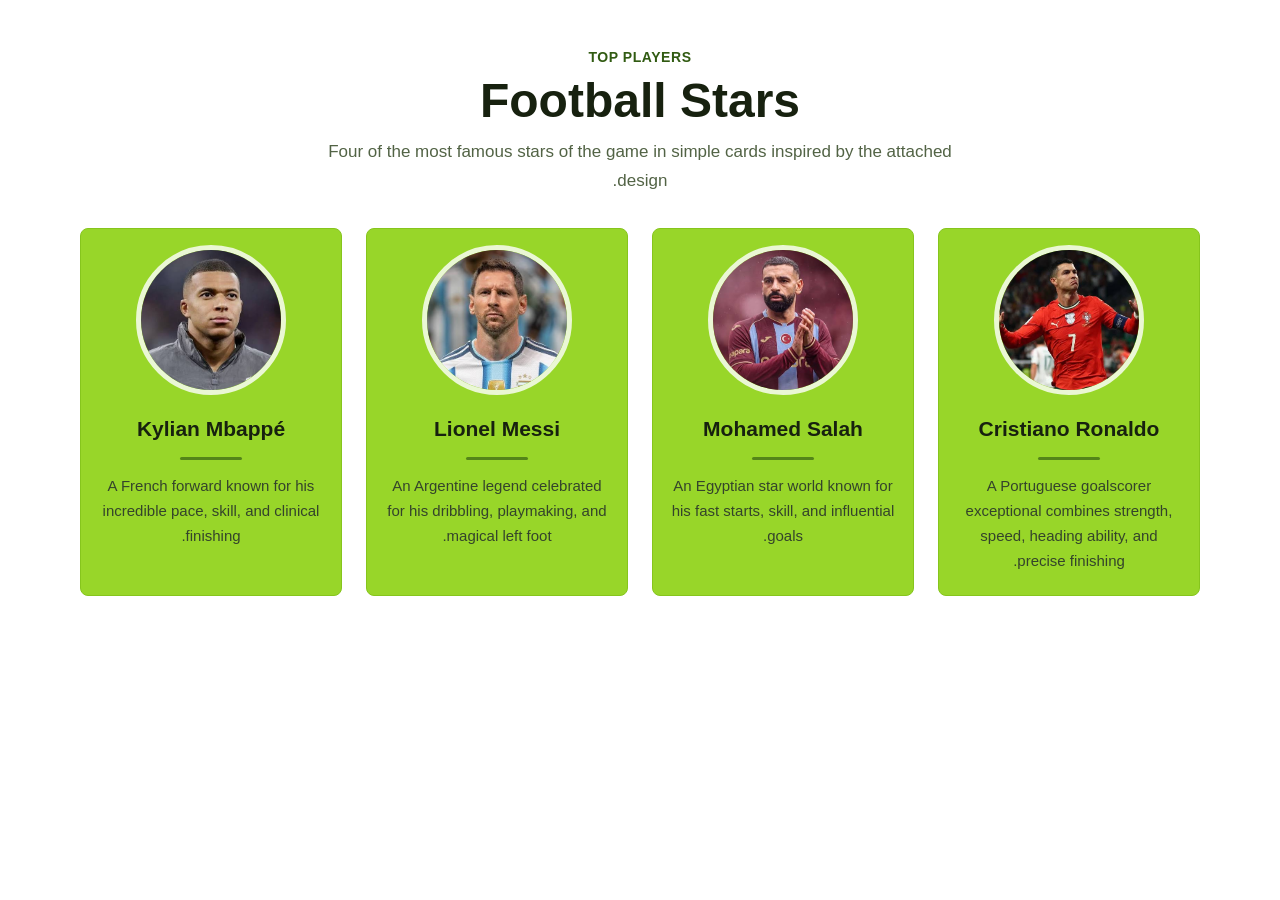
<file: seesion_2/index.html>
<!DOCTYPE html>
<html lang="ar" dir="rtl">
<head>
  <meta charset="UTF-8">
  <meta name="viewport" content="width=device-width, initial-scale=1.0">
  <title>Football Stars</title>
  <link rel="stylesheet" href="style.css">
</head>
<body>
  <main class="page-shell">
    <header class="hero">
      <span class="eyebrow">TOP PLAYERS</span>
      <h1>Football Stars</h1>
      <p>Four of the most famous stars of the game in simple cards inspired by the attached design.</p>
    </header>

    <section class="players-grid" aria-label="Players Cards">
      <article class="player-card">
        <img src="images/mbappe.jpg" alt="Kylian Mbappé" class="player-photo">
        <h2>Kylian Mbappé</h2>
        <span class="divider" aria-hidden="true"></span>
        <p>A French forward known for his incredible pace, skill, and clinical finishing.</p>
      </article>

      <article class="player-card">
        <img src="images/messi.jpg" alt="Lionel Messi" class="player-photo">
        <h2>Lionel Messi</h2>
        <span class="divider" aria-hidden="true"></span>
        <p>An Argentine legend celebrated for his dribbling, playmaking, and magical left foot.</p>
      </article>

      <article class="player-card">
        <img src="images/salah.jpg" alt="Mohamed Salah" class="player-photo">
        <h2>Mohamed Salah</h2>
        <span class="divider" aria-hidden="true"></span>
        <p>An Egyptian star world known for his fast starts, skill, and influential goals.</p>
      </article>

      <article class="player-card">
        <img src="images/cristiano-ronaldo.jpg" alt="Cristiano Ronaldo" class="player-photo">
        <h2>Cristiano Ronaldo</h2>
        <span class="divider" aria-hidden="true"></span>
        <p>A Portuguese goalscorer exceptional combines strength, speed, heading ability, and precise finishing.</p>
      </article>
    </section>
  </main>
</body>
</html>
</file>
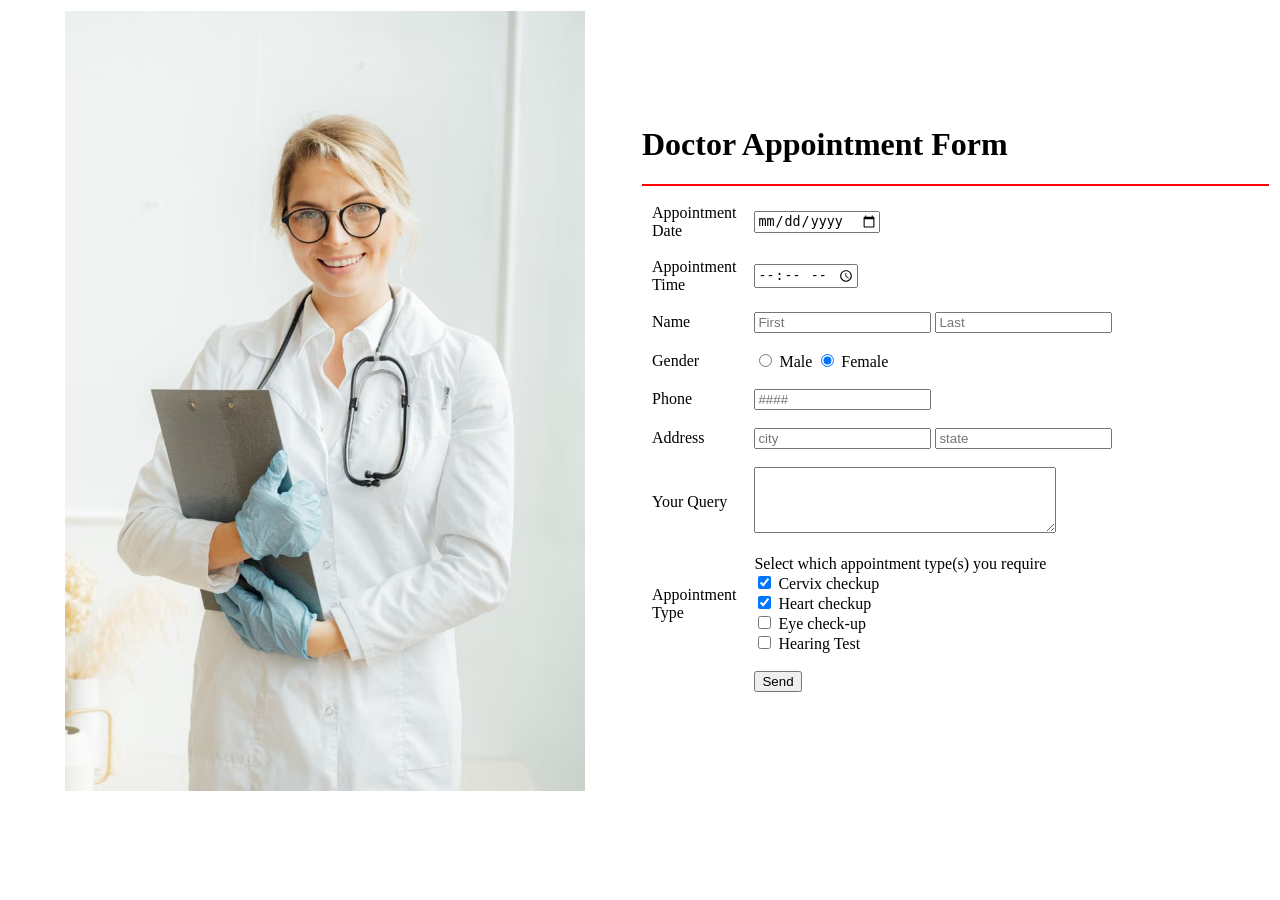
<file: Task_1/index.html>
<!DOCTYPE html>
<html lang="en">

<head>
<meta charset="UTF-8">
</head>

<body>

<table width="100%">
<tr>

<td width="50%" align="center">
<img src="/seesion_1/task_1/images/22.jpeg" width="520" alt="Doctor">
</td>

<td>
<h1>Doctor Appointment Form</h1>

<hr color="red">

<form>

  <table cellpadding="8">

      <tr>
          <td>Appointment<br>Date</td>
          <td>
              <input type="date">
          </td>
      </tr>

      <tr>
          <td>Appointment<br>Time</td>
          <td>
              <input type="time">
          </td>
      </tr>

      <tr>
          <td>Name</td>
          <td>
              <input type="text" placeholder="First">
              <input type="text" placeholder="Last">
          </td>
      </tr>

      <tr>
          <td>Gender</td>
          <td>
              <input type="radio" name="gender">
              Male

              <input type="radio" name="gender" checked>
              Female
          </td>
      </tr>

      <tr>
          <td>Phone</td>
          <td>
              <input type="text" placeholder="####">
          </td>
      </tr>

      <tr>
          <td>Address</td>
          <td>
              <input type="text" placeholder="city">
              <input type="text" placeholder="state">
          </td>
      </tr>

      <tr>
          <td>Your Query</td>
          <td>
              <textarea rows="4" cols="35"></textarea>
          </td>
      </tr>

      <tr>
          <td>Appointment<br>Type</td>
          <td>
              Select which appointment type(s) you require
              <br>

              <input type="checkbox" checked>
              Cervix checkup
              <br>

              <input type="checkbox" checked>
              Heart checkup
              <br>

              <input type="checkbox">
              Eye check-up
              <br>

              <input type="checkbox">
              Hearing Test
          </td>
      </tr>

      <tr>
          <td></td>
          <td>
              <input type="submit" value="Send">
          </td>
      </tr>

  </table>

</form>

</td>

</tr>
</table>

</body>
</html>
</file>
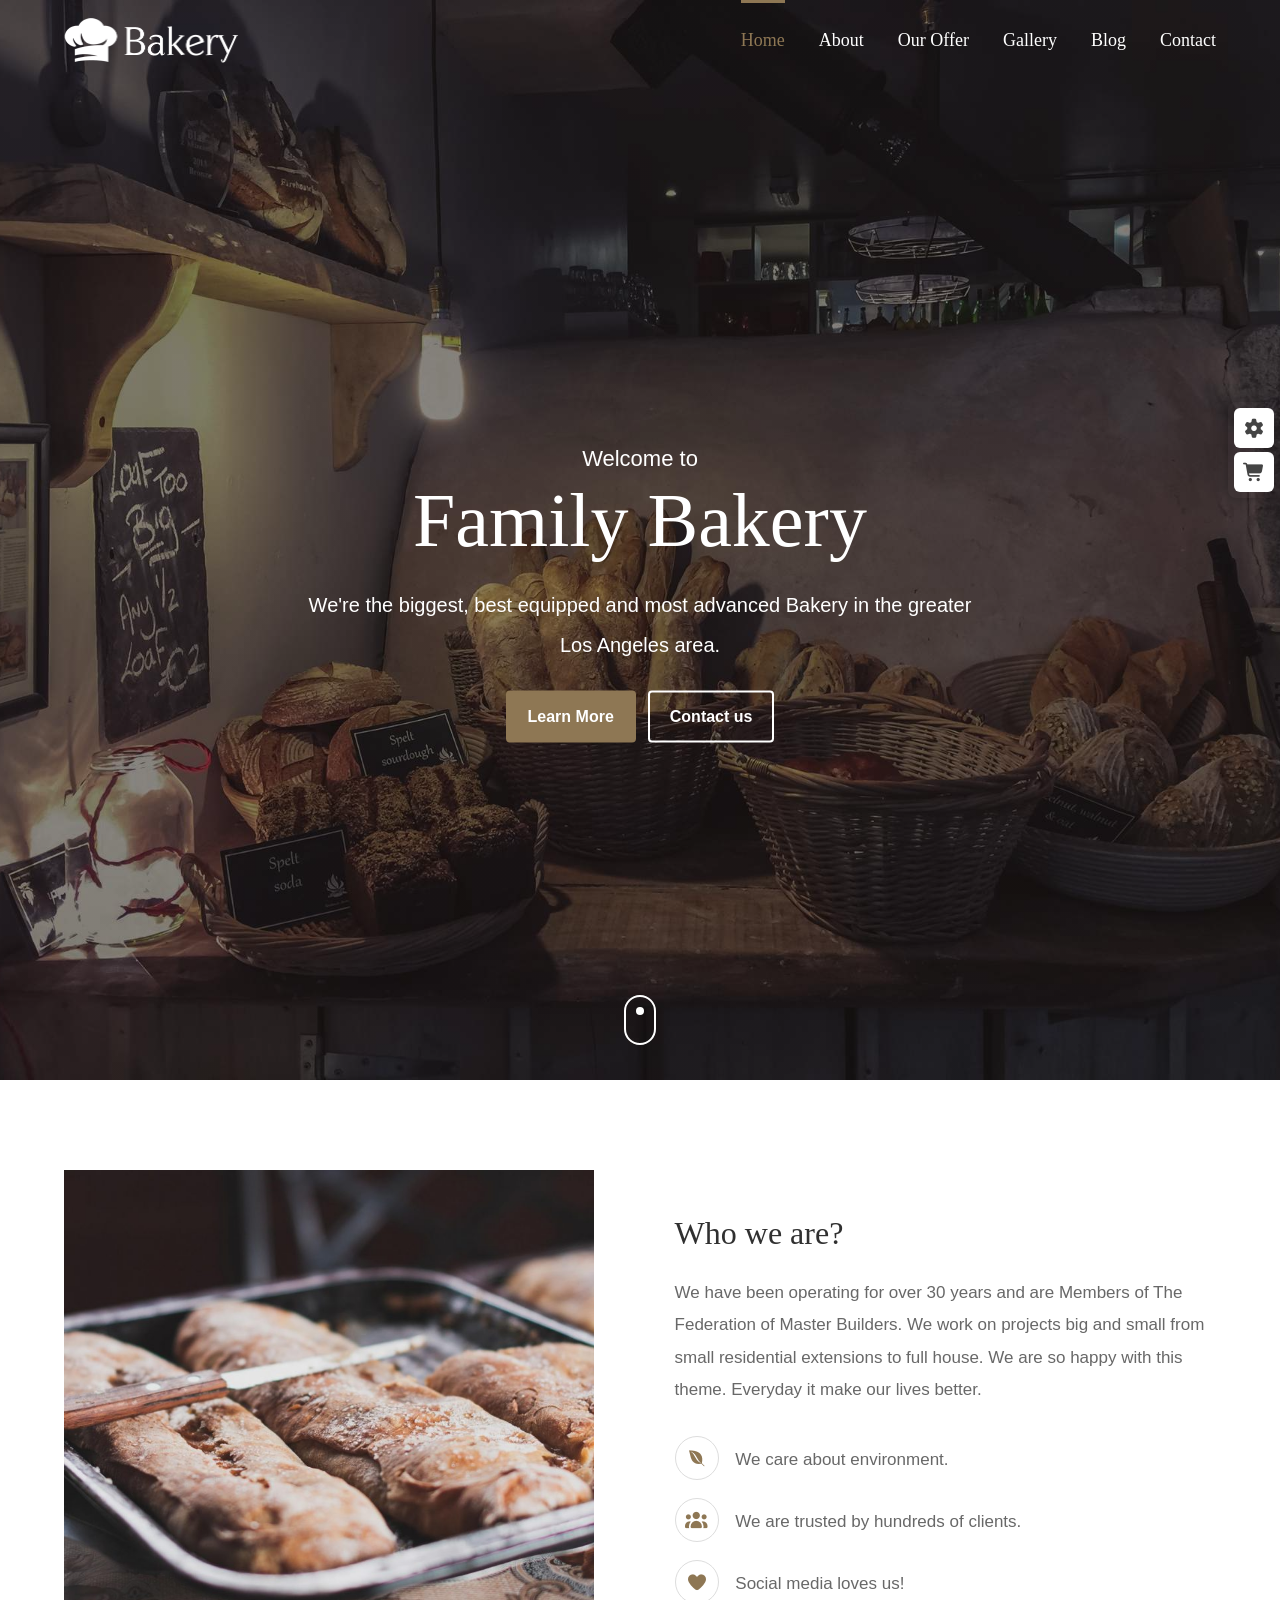
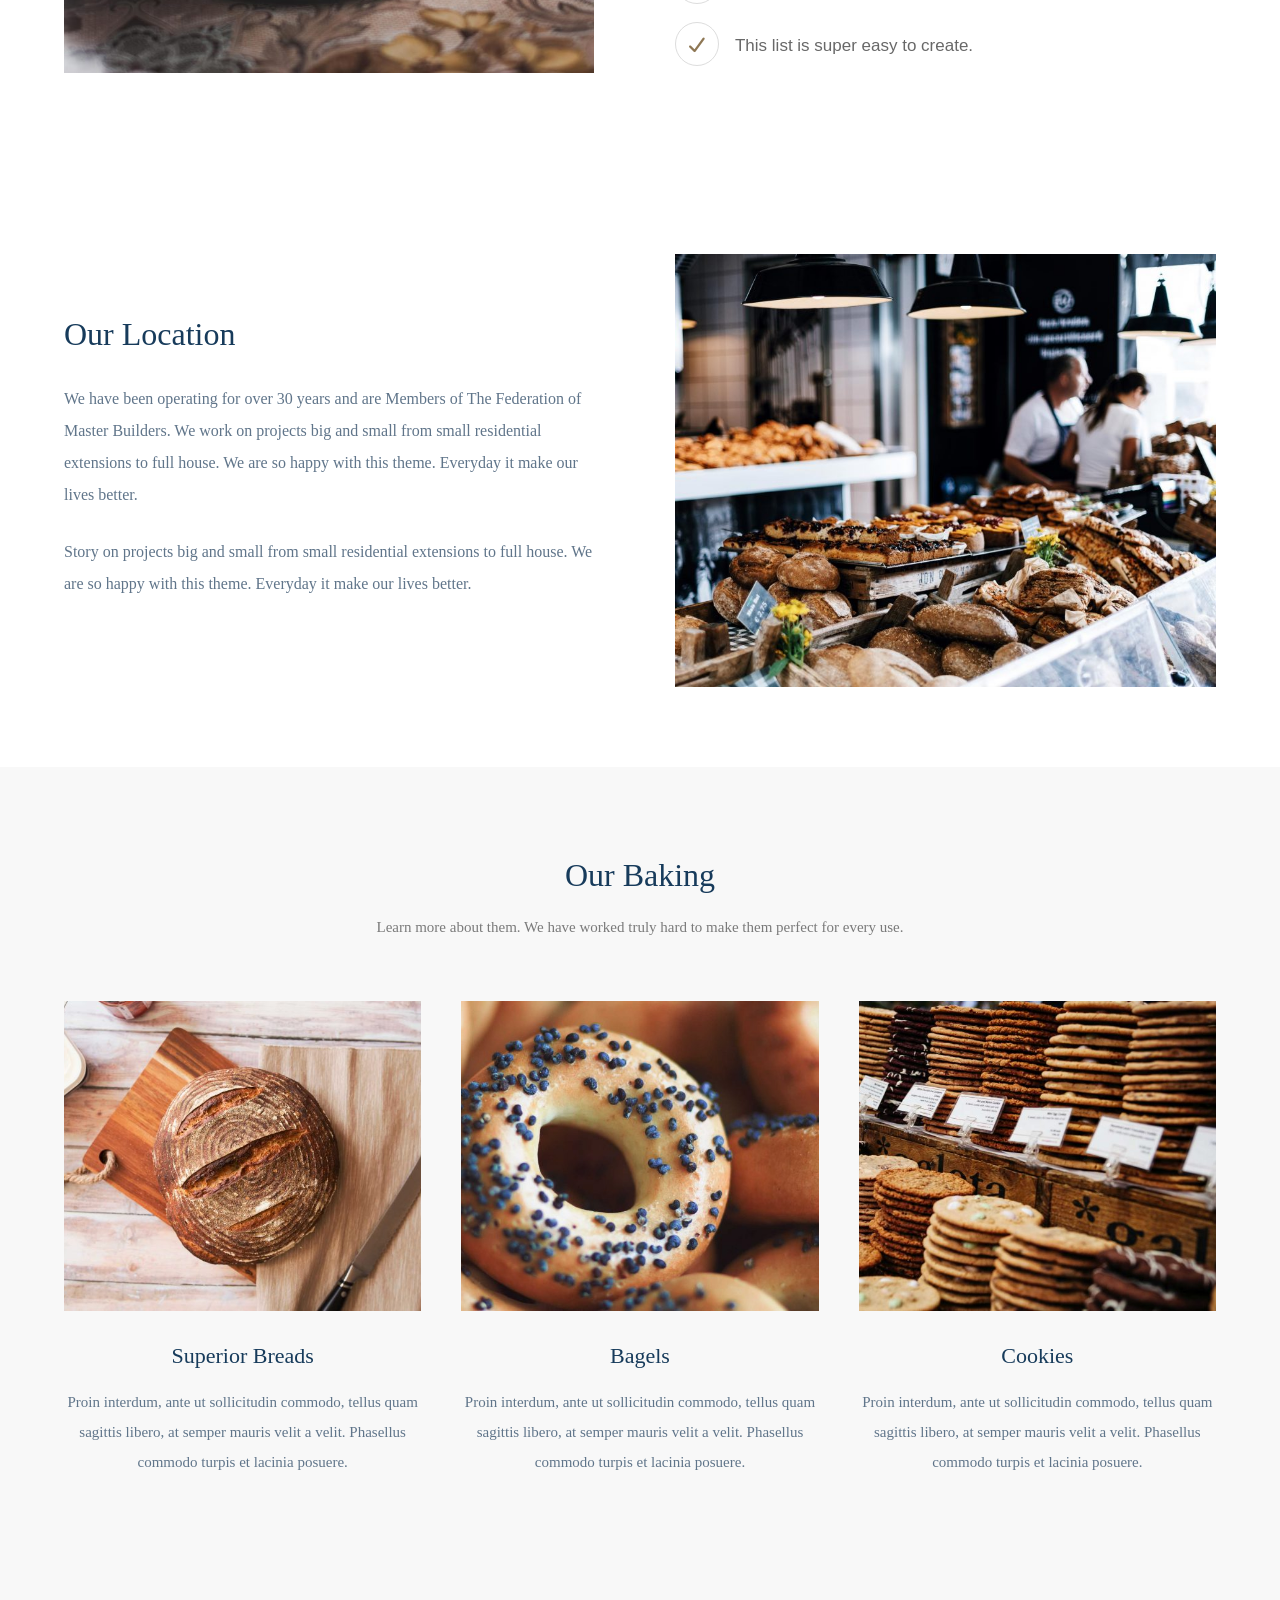
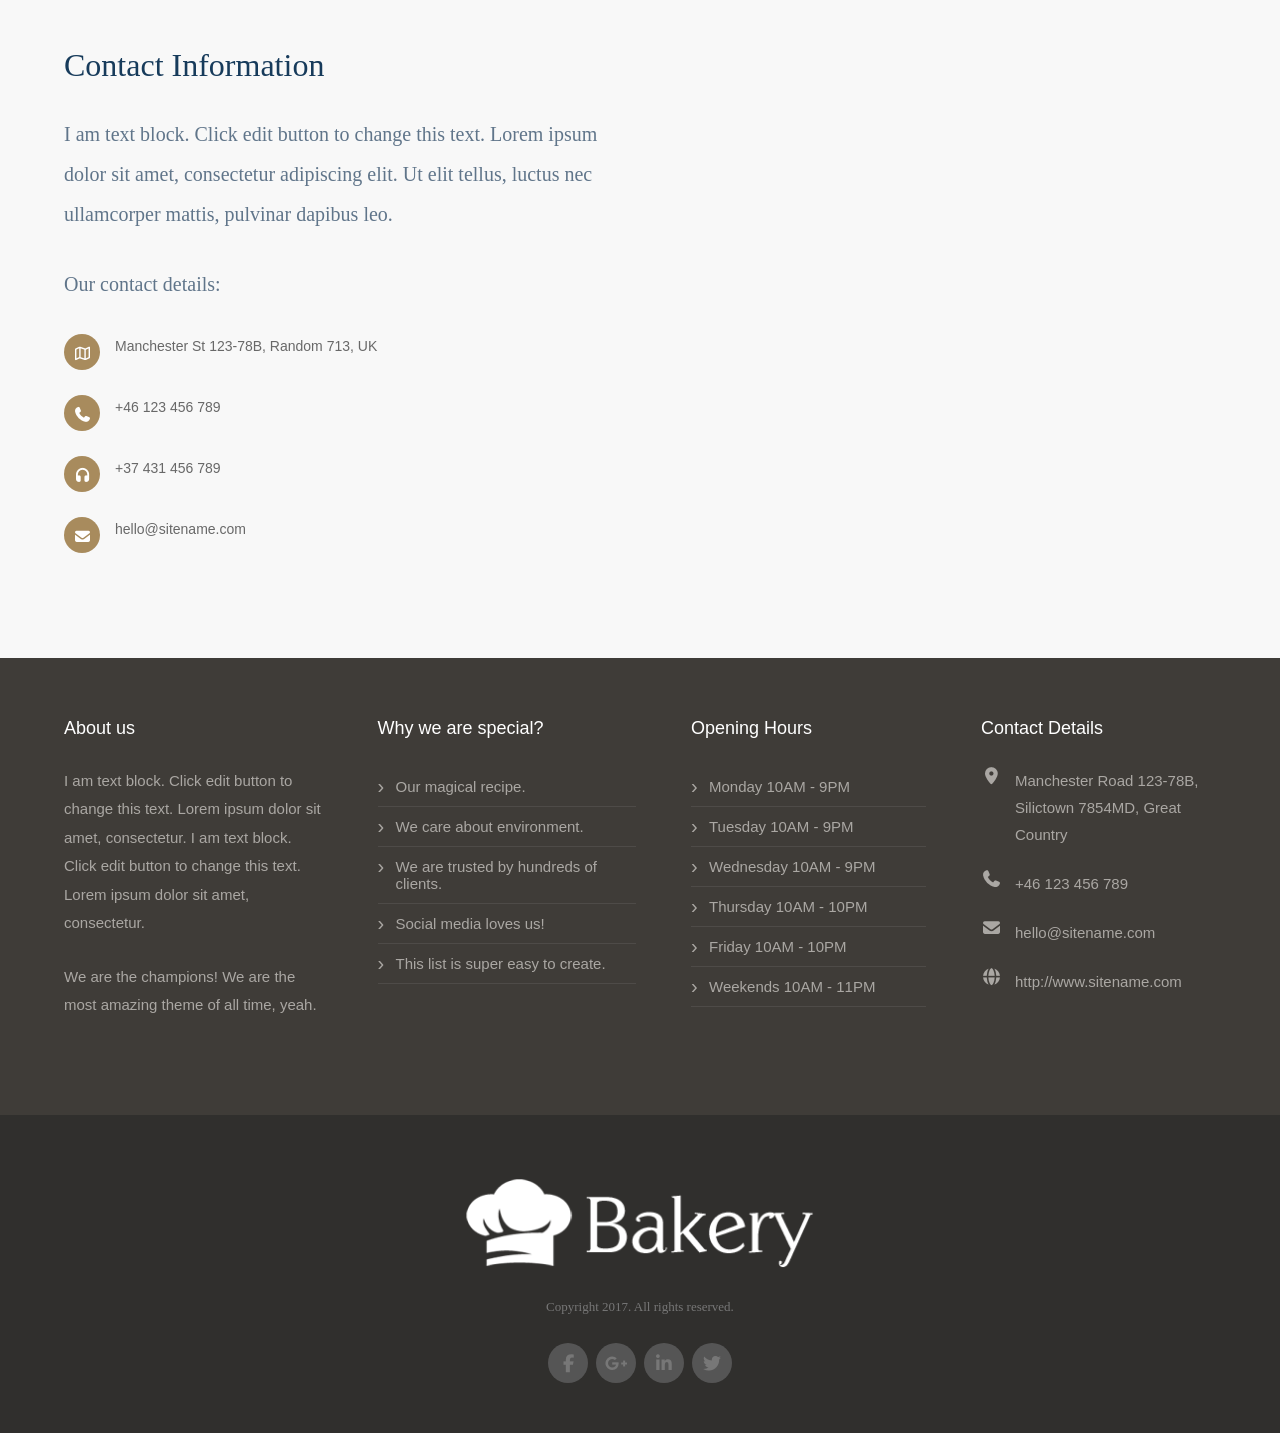
<file: Task_4/index.html>
<!DOCTYPE html>
<html lang="en">

<head>
    <meta charset="UTF-8">
    <meta name="viewport" content="width=device-width, initial-scale=1.0">
    <title>Bakery</title>
    <link rel="stylesheet" href="css/all.min.css">
    <link rel="stylesheet" href="css/style.css">
</head>

<body>
    <!---Navbar/logo----->
    <!-- Fixed Floating Widget -->
    <div class="floating-widget">
        <button class="widget-btn" title="Settings">
            <i class="fa-solid fa-gear"></i>
        </button>
        <button class="widget-btn" title="Cart">
            <i class="fa-solid fa-cart-shopping"></i>
        </button>
    </div>

    <div class="navbar">
        <div class="container">
            <div class="logo">
                <img src="img/logo white.png" class="logo-light" alt="Bakery Logo">
                <img src="img/logo black.png" class="logo-dark" alt="Bakery Logo">
            </div>
            <input type="checkbox" id="menu-toggle" class="menu-toggle">
            <label for="menu-toggle" class="menu-button" aria-label="Open menu">
                <i class="fa-solid fa-bars menu-bars"></i>
                <i class="fa-solid fa-xmark menu-close"></i>
            </label>
            <div class="nav-links">
                <ul>
                    <li><a href="#home">Home</a></li>
                    <li><a href="#about">About</a></li>
                    <li><a href="#offer">Our Offer</a></li>
                    <li><a href="#gallery">Gallery</a></li>
                    <li><a href="#blog">Blog</a></li>
                    <li><a href="#contact">Contact</a></li>
                </ul>
            </div>
        </div>
    </div>

    <!-- Home/Mouse -->
    <section class="home" id="home">
        <div class="home-content">
            <p class="welcome">Welcome to</p>
            <h1>Family Bakery</h1>
            <p class="description">
                We're the biggest, best equipped and most advanced Bakery in the greater
                <br>Los Angeles area.
            </p>
            <div class="buttons">
                <a href="#" class="btn btn-brown">Learn More</a>
                <a href="#" class="btn btn-transparent">Contact us</a>
            </div>
        </div>

        <div class="mouse"> <span></span>
        </div>
    </section>

    <!-- About -->
    <section class="about" id="about">
        <div class="container">
            <div class="about-img">
                <img src="img/about.jpg" alt="Bakery bread">
            </div>
            <div class="about-content">
                <h2>Who we are?</h2>
                <p>
                    We have been operating for over 30 years and are Members of The Federation of
                    Master Builders. We work on projects big and small from small residential extensions
                    to full house. We are so happy with this theme. Everyday it make our lives better.
                </p>

                <ul class="about-list">
                    <li>
                        <span class="icon">
                            <i class="fa-brands fa-envira"></i></span>
                        <span>We care about environment.</span>
                    </li>

                    <li><span class="icon">
                            <i class="fa-solid fa-users"></i></span>
                        <span>We are trusted by hundreds of clients.</span>
                    </li>

                    <li><span class="icon">
                            <i class="fa-solid fa-heart"></i></span>
                        <span>Social media loves us!</span>
                    </li>
                    <li><span class="icon">
                            <i class="fa-solid fa-check"></i></span>
                        <span>This list is super easy to create.</span>
                    </li>
                </ul>
            </div>
            <div class="clear-fix"></div>
        </div>
    </section>

    <section class="location">
        <div class="location-container">
            <div class="location-text">
                <h2>Our Location</h2>
                <p>
                    We have been operating for over 30 years and are Members of
                    The Federation of Master Builders. We work on projects big and
                    small from small residential extensions to full house.
                    We are so happy with this theme. Everyday it make our lives better.
                </p>

                <p>
                    Story on projects big and small from small residential extensions
                    to full house. We are so happy with this theme.
                    Everyday it make our lives better.
                </p>
            </div>
            <div class="location-image">
                <img src="img/Location.jpg" alt="Bakery">
            </div>
        </div>
    </section>

    <section class="baking-section">
        <div class="baking-header">
            <h2>Our Baking</h2>
            <p>Learn more about them. We have worked truly hard to make them perfect for every use.</p>
        </div>
        <div class="baking-container">
            <div class="baking-card">
                <img src="img/Superior Breads.jpg" alt="Superior Breads">
                <h3>Superior Breads</h3>
                <p>
                    Proin interdum, ante ut sollicitudin commodo, tellus
                    quam sagittis libero, at semper mauris velit a velit.
                    Phasellus commodo turpis et lacinia posuere.
                </p>
            </div>

            <div class="baking-card">
                <img src="img/Bagels.jpg" alt="Bagels">
                <h3>Bagels</h3>
                <p>
                    Proin interdum, ante ut sollicitudin commodo, tellus
                    quam sagittis libero, at semper mauris velit a velit.
                    Phasellus commodo turpis et lacinia posuere.
                </p>
            </div>
            <div class="baking-card">
                <img src="img/Cookies.jpg" alt="Cookies">
                <h3>Cookies</h3>
                <p>
                    Proin interdum, ante ut sollicitudin commodo, tellus
                    quam sagittis libero, at semper mauris velit a velit.
                    Phasellus commodo turpis et lacinia posuere.
                </p>
            </div>
        </div>
    </section>

    <section class="contact-section">
        <div class="contact-container">

            <!-- Contact -->
            <div class="contact-info">
                <h2>Contact Information</h2>
                <p>
                    I am text block. Click edit button to change this text.
                    Lorem ipsum dolor sit amet, consectetur adipiscing elit.
                    Ut elit tellus, luctus nec ullamcorper mattis, pulvinar dapibus leo.
                </p>
                <p>Our contact details:</p>
                <div class="contact-item">
                    <div class="contact-icon">
                        <i class="fa-regular fa-map"></i>
                    </div>
                    <span>Manchester St 123-78B, Random 713, UK</span>
                </div>
                <div class="contact-item">
                    <div class="contact-icon">
                        <i class="fa-solid fa-phone"></i>
                    </div>
                    <span>+46 123 456 789</span>
                </div>
                <div class="contact-item">
                    <div class="contact-icon">
                        <i class="fa-solid fa-headphones"></i>
                    </div>
                    <span>+37 431 456 789</span>
                </div>

                <div class="contact-item">
                    <div class="contact-icon">
                        <i class="fa-solid fa-envelope"></i>
                    </div>
                    <span>hello@sitename.com</span>
                </div>
            </div>
            <!-- Map -->
            <div class="contact-map">
                <iframe src="https://www.google.com/maps?q=New%20York&output=embed" loading="lazy"></iframe>
            </div>
        </div>
    </section>

    <!---footer-->
    <footer class="bakery-footer">
        <div class="footer-container">
            <div class="footer-column">
                <h3>About us</h3>
                <p>
                    I am text block. Click edit button to change
                    this text. Lorem ipsum dolor sit amet,
                    consectetur. I am text block. Click edit
                    button to change this text. Lorem ipsum
                    dolor sit amet, consectetur.
                </p>
                <p>
                    We are the champions! We are the most
                    amazing theme of all time, yeah.
                </p>
            </div>

            <div class="footer-column">
                <h3>Why we are special?</h3>
                <ul class="footer-list">
                    <li>Our magical recipe.</li>
                    <li>We care about environment.</li>
                    <li>We are trusted by hundreds of clients.</li>
                    <li>Social media loves us!</li>
                    <li>This list is super easy to create.</li>
                </ul>
            </div>

            <div class="footer-column">
                <h3>Opening Hours</h3>
                <ul class="footer-list">
                    <li>Monday 10AM - 9PM</li>
                    <li>Tuesday 10AM - 9PM</li>
                    <li>Wednesday 10AM - 9PM</li>
                    <li>Thursday 10AM - 10PM</li>
                    <li>Friday 10AM - 10PM</li>
                    <li>Weekends 10AM - 11PM</li>
                </ul>
            </div>
            <div class="footer-column">
                <h3>Contact Details</h3>
                <div class="contact-row">
                    <i class="fa-solid fa-location-dot contact-symbol"></i>
                    <span>
                        Manchester Road 123-78B, Silictown
                        7854MD, Great Country
                    </span>
                </div>
                <div class="contact-row">
                    <i class="fa-solid fa-phone contact-symbol"></i>
                    <span>+46 123 456 789</span>
                </div>
                <div class="contact-row">
                    <i class="fa-solid fa-envelope contact-symbol"></i>
                    <span>hello@sitename.com</span>
                </div>
                <div class="contact-row">
                    <i class="fa-solid fa-globe contact-symbol"></i>
                    <span>http://www.sitename.com</span>
                </div>
            </div>
    </footer>

    <!--bottom--->
    <section class="bakery-bottom">
        <div class="bakery-bottom-logo">
            <img src="img/logo white.png" alt="Bakery">
        </div>
        <p class="bakery-bottom-copy">
            Copyright 2017. All rights reserved.
        </p>
        <div class="bakery-bottom-social">
            <a href="#home" class="bakery-social">
                <i class="fa-brands fa-facebook-f"></i></a>
            <a href="#home" class="bakery-social">
                <i class="fa-brands fa-google-plus-g"></i></a>
            <a href="#home" class="bakery-social">
                <i class="fa-brands fa-linkedin-in"></i></a>
            <a href="#home" class="bakery-social">
                <i class="fa-brands fa-twitter"></i></a>
        </div>
    </section>
</body>

</html>
</file>
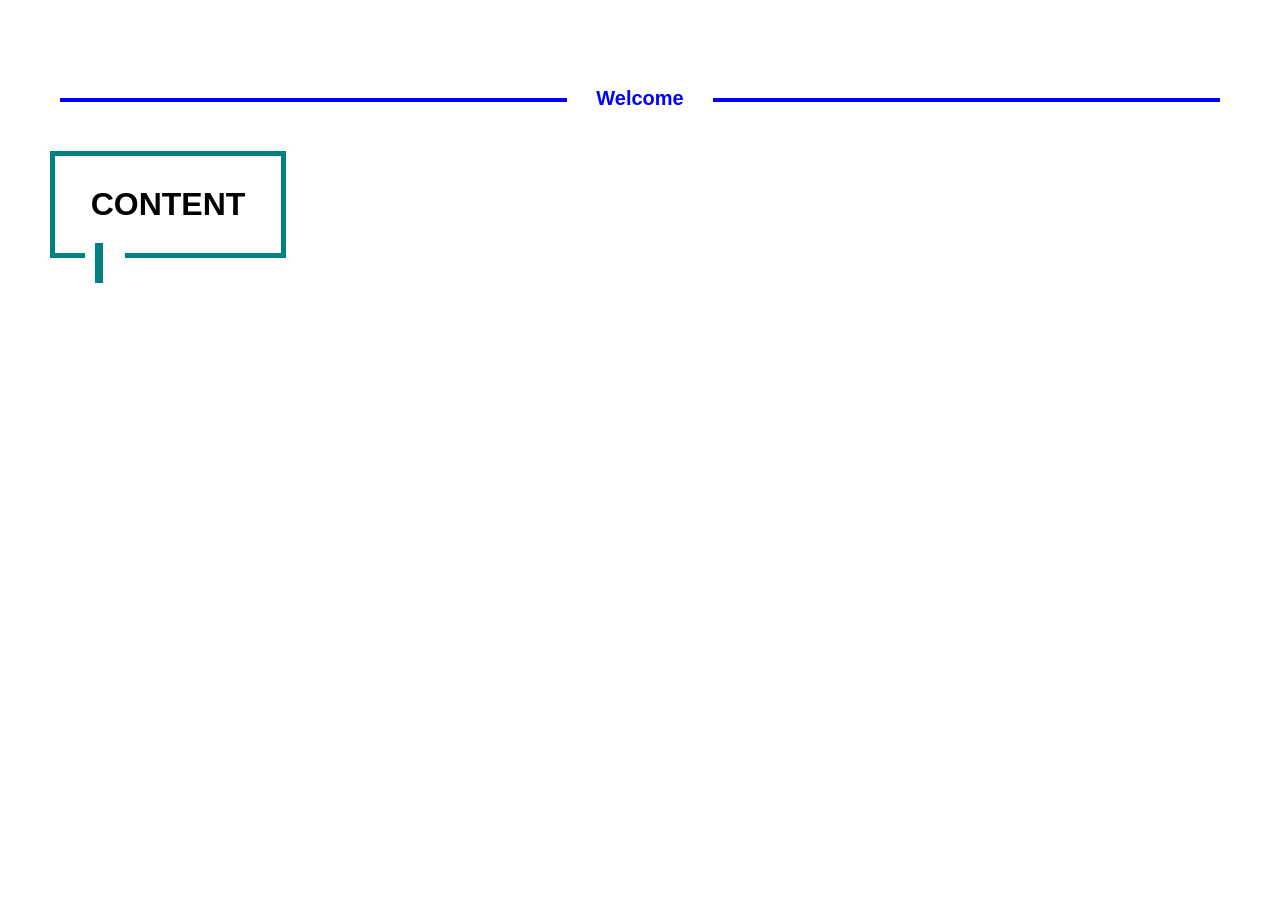
<file: seesion_3/about.html>
<!DOCTYPE html>
<html lang="en">
<head>
    <meta charset="UTF-8">
    <meta name="viewport" content="width=device-width, initial-scale=1.0">
    <title>Before & After</title>
    <link rel="stylesheet" href="about.css">
</head>

<body>

    <h2 class="aft">Welcome</h2>

    <h1>CONTENT</h1>

</body>
</html>
</file>
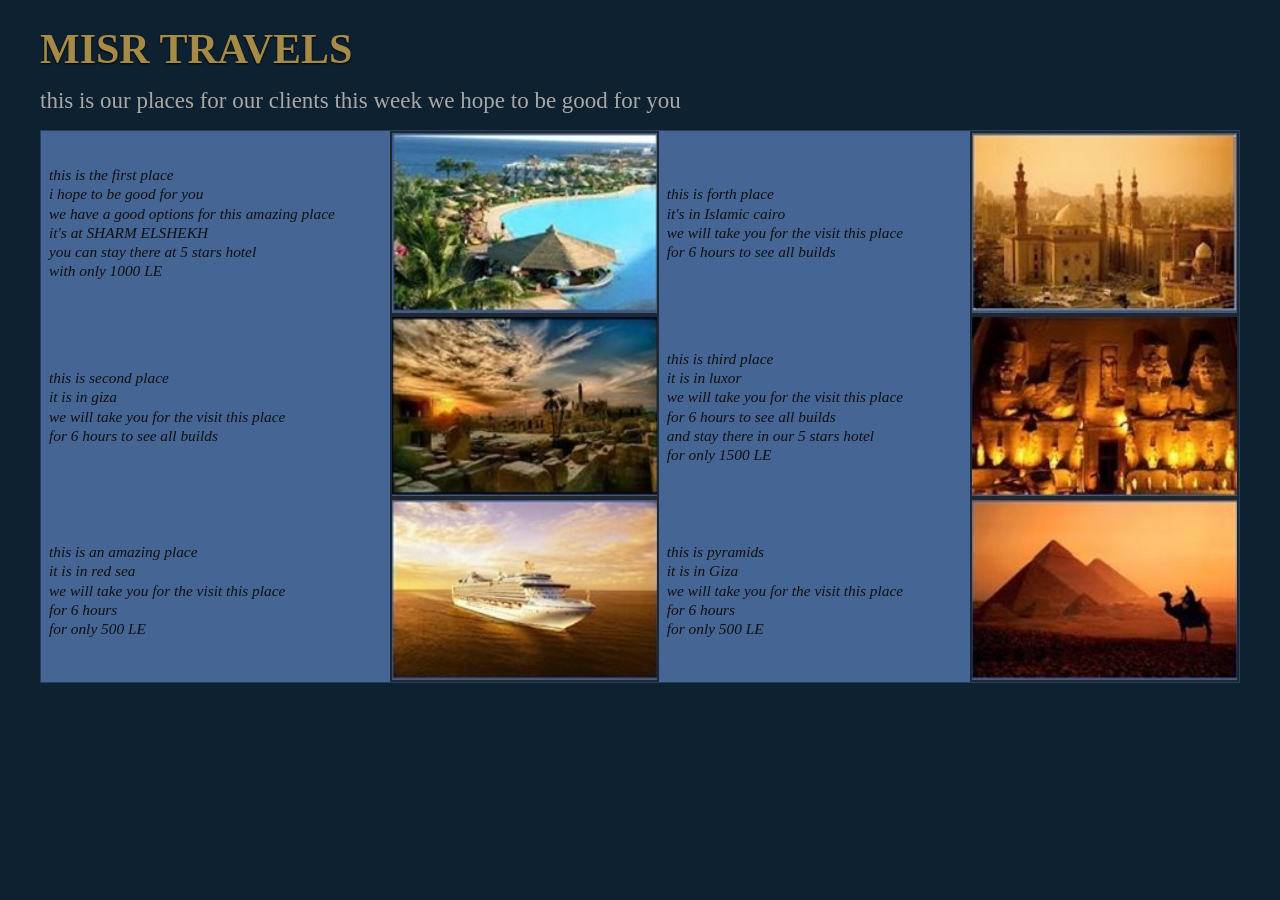
<file: Task_1/indexx.html>
<!DOCTYPE html>
<html lang="en">
<head>
  <meta charset="UTF-8">
  <meta name="viewport" content="width=device-width, initial-scale=1.0">
  <title>Misr Travels</title>
  <link rel="stylesheet" href="stylee.css">
</head>
<body>
  <header class="site-header">
    <h1>MISR TRAVELS</h1>
    <p>this is our places for our clients this week we hope to be good for you</p>
  </header>

  <main class="travel-board">
    <article class="place sharm-text">
      <p>this is the first place<br>i hope to be good for you<br>we have a good options for this amazing place<br>it's at SHARM ELSHEKH<br>you can stay there at 5 stars hotel<br>with only 1000 LE</p>
    </article>
    <img class="photo sharm" src="/seesion_1/task_1/images/sharm.jpg" alt="Sharm El Sheikh resort">

    <article class="place cairo-text">
      <p>this is forth place<br>it's in Islamic cairo<br>we will take you for the visit this place<br>for 6 hours to see all builds</p>
    </article>
    <img class="photo cairo" src="/seesion_1/task_1/images/cairo.jpg" alt="Islamic Cairo">

    <article class="place giza-text">
      <p>this is second place<br>it is in giza<br>we will take you for the visit this place<br>for 6 hours to see all builds</p>
    </article>
    <img class="photo giza" src="/seesion_1/task_1/images/giza.jpg" alt="Giza landscape">

    <article class="place luxor-text">
      <p>this is third place<br>it is in luxor<br>we will take you for the visit this place<br>for 6 hours to see all builds<br>and stay there in our 5 stars hotel<br>for only 1500 LE</p>
    </article>
    <img class="photo luxor" src="/seesion_1/task_1/images/luxor.jpg" alt="Luxor temples">

    <article class="place cruise-text">
      <p>this is an amazing place<br>it is in red sea<br>we will take you for the visit this place<br>for 6 hours<br>for only 500 LE</p>
    </article>
    <img class="photo cruise" src="/seesion_1/task_1/images/cruise.jpg" alt="Red Sea cruise">

    <article class="place pyramids-text">
      <p>this is pyramids<br>it is in Giza<br>we will take you for the visit this place<br>for 6 hours<br>for only 500 LE</p>
    </article>
    <img class="photo pyramids" src="/seesion_1/task_1/images/pyramids.jpg" alt="Giza pyramids">
  </main>
</body>
</html>
</file>
<file: seesion_2/style.css>
* {
  box-sizing: border-box;
}

:root {
  --green: #98d629;
  --green-dark: #315b12;
  --ink: #17210f;
  --muted: #526345;
  --paper: #ffffff;
  --soft: #f4f8ed;
  --border: #dfe8d5;
}

body {
  margin: 0;
  min-height: 100vh;
  font-family: Arial, "Noto Sans Arabic", sans-serif;
  color: var(--ink);
  background: var(--paper);
}

.page-shell {
  width: min(1120px, calc(100% - 48px));
  margin: 0 auto;
  padding: 48px 0 64px;
}

.hero {
  max-width: 680px;
  margin: 0 auto 32px;
  text-align: center;
}

.eyebrow {
  display: inline-block;
  margin-bottom: 8px;
  color: var(--green-dark);
  font-size: 14px;
  font-weight: 700;
  letter-spacing: .04em;
}

.hero h1 {
  margin: 0 0 10px;
  font-size: clamp(32px, 5vw, 48px);
  line-height: 1.15;
}

.hero p {
  margin: 0;
  color: var(--muted);
  font-size: 17px;
  line-height: 1.7;
}

.players-grid {
  display: grid;
  grid-template-columns: repeat(4, minmax(0, 1fr));
  gap: 24px;
  direction: ltr;
}

.player-card {
  direction: rtl;
  min-width: 0;
  padding: 24px 18px 22px;
  text-align: center;
  background: var(--green);
  border: 1px solid #86c51d;
  border-radius: 8px;
  transition: transform .2s ease, box-shadow .2s ease;
}

.player-card:hover {
  transform: translateY(-4px);
  box-shadow: 0 12px 28px rgba(49, 91, 18, .16);
}

.player-photo {
  display: block;
  width: 150px;
  height: 150px;
  margin: -8px auto 20px;
  object-fit: cover;
  object-position: center top;
  border-radius: 50%;
  border: 5px solid rgba(255, 255, 255, .8);
}

.player-card h2 {
  margin: 0;
  font-size: 21px;
  line-height: 1.35;
}

.divider {
  display: block;
  width: 62px;
  height: 3px;
  margin: 14px auto;
  border-radius: 3px;
  background: var(--green-dark);
  opacity: .65;
}

.player-card p {
  margin: 0;
  color: #34442b;
  font-size: 15px;
  line-height: 1.65;
}

@media (max-width: 900px) {
  .players-grid {
    grid-template-columns: repeat(2, minmax(0, 1fr));
  }
}

@media (max-width: 560px) {
  .page-shell {
    width: min(100% - 32px, 420px);
    padding: 32px 0 40px;
  }

  .hero {
    margin-bottom: 24px;
  }

  .hero p {
    font-size: 16px;
  }

  .players-grid {
    grid-template-columns: 1fr;
    gap: 16px;
  }

  .player-card {
    padding-inline: 24px;
  }
}

@media (prefers-reduced-motion: reduce) {
  .player-card {
    transition: none;
  }
}
</file>
<file: Task_4/css/style.css>
* {
    margin: 0;
    padding: 0;
    box-sizing: border-box;
}

body {
    font-family: "Alegreya", serif;
}

.clear-fix {
    clear: both;
}

.container {
    width: 90%;
    margin: auto;
}


/* ===== Floating Widget ===== */
.floating-widget {
    position: fixed;
    right: 0;
    top: 50%;
    transform: translateY(-50%);
    z-index: 99999;

    display: flex;
    flex-direction: column;
    border-radius: 8px 0 0 8px;

    padding: 6px;
    gap: 4px;

    box-shadow: -3px 0 12px rgba(0, 0, 0, 0.25);
}

.widget-btn {
    width: 40px;
    height: 40px;

    background-color: #fff;
    border: none;
    border-radius: 6px;

    display: flex;
    align-items: center;
    justify-content: center;

    cursor: pointer;
    color: #444;
    font-size: 18px;

    transition: background-color 0.2s ease, color 0.2s ease, transform 0.2s ease;
}

.widget-btn:hover {
    background-color: #8e7754;
    color: #fff;
    transform: scale(1.08);
}

.navbar {
    width: 100%;
    height: 80px;

    position: fixed;
    top: 0;
    left: 0;

    z-index: 9999;

    background-color: transparent;
}



.navbar .container {
    height: 80px;
}



.logo {
    float: left;
    height: 80px;

    display: flex;
    align-items: center;
}



.logo img {
    width: 175px;
    display: block;
}



.logo-light {
    opacity: 1;
}



.logo-dark {
    opacity: 0;
    position: absolute;
}



.nav-links {
    float: right;
}

.nav-links ul {
    list-style: none;
}

.nav-links ul li {
    display: inline-block;
    margin-left: 30px;
}

.nav-links ul li a {
    text-decoration: none;

    color: white;

    font-size: 18px;

    font-family: "Alegreya", serif;

    transition: color 0.3s ease;

    position: relative;

    display: inline-block;

    line-height: 80px;
}



.nav-links ul li a:hover {
    color: #8e7754;
}



@supports (animation-timeline: scroll()) {

    .navbar {
        animation: navbar-scroll linear both;
        animation-timeline: scroll(root);
        animation-range: 0 150px;
    }

    .logo-light {
        animation: light-logo-scroll linear both;
        animation-timeline: scroll(root);
        animation-range: 0 150px;
    }

    .logo-dark {
        animation: dark-logo-scroll linear both;
        animation-timeline: scroll(root);
        animation-range: 0 150px;
    }

    .nav-links ul li a {
        animation: links-scroll linear both;
        animation-timeline: scroll(root);
        animation-range: 0 150px;
    }
}



@keyframes navbar-scroll {

    0% {
        background-color: transparent;
        box-shadow: none;
    }

    100% {
        background-color: white;
        box-shadow: 0 2px 8px rgba(0, 0, 0, 0.08);
    }
}



@keyframes light-logo-scroll {

    0% {
        opacity: 1;
    }

    100% {
        opacity: 0;
    }
}



@keyframes dark-logo-scroll {

    0% {
        opacity: 0;
    }

    100% {
        opacity: 1;
    }
}



@keyframes links-scroll {

    0% {
        color: white;
    }

    100% {
        color: #686868;
    }
}


.home {
    height: 120vh;

    background-image:
        linear-gradient(rgba(0, 0, 0, 0.45),
            rgba(0, 0, 0, 0.45)),
        url("../img/background.jpg");

    background-size: cover;
    background-position: center 30%;
    background-repeat: no-repeat;

    position: relative;
    overflow: hidden;
}



.home-content {
    text-align: center;
    color: white;

    position: absolute;

    top: 55%;
    left: 50%;

    transform: translate(-50%, -50%);

    width: 100%;
}

.home-content .welcome {
    font-size: 22px;

    margin-bottom: 5px;

    font-family: "Alegreya Sans", sans-serif;

    line-height: 1.2;
}



.home-content h1 {
    font-size: 76px;

    font-weight: 400;

    line-height: 1.15;

    margin-bottom: 20px;
}



.home-content .description {
    font-size: 20px;

    line-height: 2;

    margin-bottom: 25px;

    font-family: "Alegreya Sans", sans-serif;
}



.buttons {
    margin-top: 26px;
}

.btn {
    display: inline-block;

    padding: 15px 20px;

    margin: 0 4px;

    text-decoration: none;

    color: white;

    font-size: 16px;

    font-weight: 600;

    font-family: "Alegreya Sans", sans-serif;

    border-radius: 4px;

    transition: all 0.3s ease;
}


.btn-brown {

    background-color: #8e7754;

    border: 2px solid #8e7754;
}



.btn-transparent {

    background-color: transparent;

    border: 2px solid white;
}


/* Hover */

.btn:hover {

    background-color: white;

    color: #222;

    border-color: white;
}



.mouse {
    width: 32px;
    height: 50px;

    border: 2px solid white;
    border-radius: 24px;

    position: absolute;

    bottom: 35px;

    left: 50%;

    transform: translateX(-50%);
}

.mouse span {

    width: 8px;

    height: 8px;

    background-color: white;

    border-radius: 50%;

    position: absolute;

    top: 10px;

    left: 50%;

    transform: translateX(-50%);

    animation: scroll-dot 1.7s infinite;
}


@keyframes scroll-dot {

    0% {

        top: 10px;

        opacity: 1;
    }

    70% {

        top: 28px;

        opacity: 0;
    }

    100% {

        top: 10px;

        opacity: 0;
    }
}



.about {

    padding: 90px 0;

    background-color: white;
}


.about-img {

    width: 46%;

    float: left;
}


.about-img img {

    width: 100%;

    display: block;
}


.about-content {

    width: 47%;

    float: right;

    padding-top: 45px;
}


.about-content h2 {

    font-size: 32px;

    font-weight: 400;

    color: #303030;

    margin-bottom: 25px;
}


.about-content p {

    font-family: "Alegreya Sans", sans-serif;

    font-size: 17px;

    line-height: 1.9;

    color: #686868;

    margin-bottom: 30px;
}


.about-list {

    list-style: none;
}


.about-list li {

    margin-bottom: 18px;

    font-family: "Alegreya Sans", sans-serif;

    font-size: 17px;

    color: #686868;
}


.about-list .icon {

    width: 44px;

    height: 44px;

    border: 1px solid #ddd;

    border-radius: 50%;

    display: inline-block;

    text-align: center;

    line-height: 44px;

    margin-right: 12px;

    color: #8e7754;

    font-size: 18px;
}

.location {
    padding: 80px 0;
    background-color: #fff;
}

.location-container {
    width: 90%;
    max-width: 1200px;
    margin: auto;

    display: flex;
    align-items: center;
    justify-content: space-between;
    gap: 70px;
}

.location-text {
    width: 50%;
}

.location-text h2 {
    font-family: Georgia, serif;
    font-size: 32px;
    font-weight: normal;
    color: #173b5b;
    margin-bottom: 30px;
}

.location-text p {
    font-size: 16px;
    line-height: 2;
    color: #60758a;
    margin-bottom: 25px;
}

.location-image {
    width: 50%;
}

.location-image img {
    width: 100%;
    height: auto;
    display: block;
}

@media (max-width: 768px) {

    .location-container {
        flex-direction: column;
        gap: 40px;
    }

    .location-text,
    .location-image {
        width: 100%;
    }

    .location-text h2 {
        font-size: 28px;
    }

}

.baking-section {
    background-color: #f8f8f8;
    padding: 90px 0 80px;
}

.baking-header {
    text-align: center;
    margin-bottom: 65px;
}

.baking-header h2 {
    font-family: Georgia, serif;
    font-size: 32px;
    font-weight: normal;
    color: #173b5b;
    margin: 0 0 25px;
}

.baking-header p {
    color: #7a7a7a;
    font-size: 15px;
    margin: 0;
}


.baking-container {
    width: 90%;
    max-width: 1200px;
    margin: auto;

    display: flex;
    justify-content: space-between;
    gap: 40px;
}

.baking-card {
    width: 33.333%;
    text-align: center;
}


.baking-card img {
    width: 100%;
    height: 310px;
    object-fit: cover;
    display: block;
}


.baking-card h3 {
    font-family: Georgia, serif;
    font-size: 22px;
    font-weight: normal;
    color: #173b5b;
    margin: 32px 0 18px;
}


.baking-card p {
    color: #60758a;
    font-size: 15px;
    line-height: 2;
    margin: 0;
}


@media (max-width: 768px) {

    .baking-container {
        flex-direction: column;
        gap: 50px;
    }

    .baking-card {
        width: 100%;
    }

    .baking-card img {
        height: auto;
    }

    .baking-header {
        padding: 0 20px;
    }

}

.contact-section {
    background-color: #f8f8f8;
    padding: 80px 0;
}

.contact-container {
    width: 90%;
    max-width: 1200px;
    margin: auto;

    display: flex;
    align-items: stretch;
    gap: 70px;
}


.contact-info {
    width: 50%;
}

.contact-info h2 {
    font-family: Georgia, serif;
    font-size: 32px;
    font-weight: normal;
    color: #173b5b;
    margin: 10px 0 30px;
}

.contact-info>p {
    color: #60758a;
    font-size: 20px;
    line-height: 2;
    margin-bottom: 30px;
}

.contact-item {
    display: flex;
    align-items: center;
    gap: 18px;
    margin-bottom: 25px;

    color: #60758a;
    font-size: 15px;
}

.contact-icon {
    width: 36px;
    height: 36px;

    background-color: #a88b5d;
    color: white;

    border-radius: 50%;

    display: flex;
    align-items: center;
    justify-content: center;

    font-size: 18px;
    flex-shrink: 0;
}



.contact-map {
    width: 50%;
    height: 520px;
}

.contact-map iframe {
    width: 100%;
    height: 100%;
    border: 0;
    display: block;
}



@media (max-width: 768px) {

    .contact-container {
        flex-direction: column;
        gap: 40px;
    }

    .contact-info,
    .contact-map {
        width: 100%;
    }

    .contact-map {
        height: 400px;
    }

}

.footer {
    background-color: #3f3d39;
    padding: 70px 0;
    color: #aaa7a2;
    font-family: Arial, Helvetica, sans-serif;

}

.footer-container {
    width: 90%;
    max-width: 1200px;
    margin: auto;

    display: grid;
    grid-template-columns: repeat(4, 1fr);
    gap: 45px;
}


.footer-box h3 {
    color: #fff;
    font-family: Arial, Helvetica, sans-serif;
    font-size: 20px;
    font-weight: 600;
    margin-bottom: 25px;
}




.footer-box p {
    font-family: Arial, Helvetica, sans-serif;
    font-size: 16px;
    line-height: 1.8;
    margin-bottom: 25px;
    color: #aaa7a2;
}



.footer-box ul {
    list-style: none;
    padding: 0;
    margin: 0;
}

.footer-box li {
    font-family: Arial, Helvetica, sans-serif;
    font-size: 16px;
    color: #aaa7a2;

    padding: 12px 0;

    border-bottom: 1px solid rgba(255, 255, 255, 0.08);

    position: relative;
    padding-left: 15px;
}



.footer-box li::before {
    content: "›";
    position: absolute;
    left: 0;
    color: #aaa7a2;
    font-size: 18px;
}



.contact-item {
    display: flex;
    align-items: flex-start;
    gap: 15px;

    margin-bottom: 25px;

    font-family: Arial, Helvetica, sans-serif;
    font-size: 14px;
    line-height: 1.8;

    color: #686868;
}



.contact-item i {
    width: 18px;
    margin-top: 3px;

    color: white;
    font-size: 15px;
}

.bakery-footer {
    background-color: #3f3c38;
    padding: 60px 0 70px;
    color: #b7b7b7;
    font-family: Arial, Helvetica, sans-serif;

}

.footer-container {
    width: 90%;
    max-width: 1220px;
    margin: 0 auto;

    display: grid;
    grid-template-columns: 1.1fr 1.1fr 1fr 1fr;
    gap: 55px;
}

.footer-column h3 {
    color: #ffffff;
    font-size: 18px;
    font-weight: 400;
    margin: 0 0 28px;
}

.footer-column p {
    color: #aaa7a3;
    font-size: 15px;
    line-height: 1.9;
    margin: 0 0 25px;
}

.footer-list {
    list-style: none;
    padding: 0;
    margin: 0;
}

.footer-list li {
    color: #aaa7a3;
    font-size: 15px;

    padding: 11px 0;
    padding-left: 18px;

    border-bottom: 1px solid rgba(255, 255, 255, 0.08);

    position: relative;
}

.footer-list li::before {
    content: "›";

    position: absolute;
    left: 0;
    top: 8px;

    font-size: 20px;
    color: #aaa7a3;
}

.contact-row {
    display: flex;
    align-items: flex-start;

    gap: 14px;

    color: #aaa7a3;
    font-size: 15px;
    line-height: 1.8;

    margin-bottom: 22px;
}

.contact-symbol {
    color: #aaa7a3 !important;

    font-size: 17px;

    width: 20px;
    min-width: 20px;

    display: inline-flex;
    align-items: center;
    justify-content: center;
}

@media (max-width: 900px) {

    .footer-container {
        grid-template-columns: 1fr 1fr;
        gap: 40px;
    }

}

@media (max-width: 600px) {

    .footer-container {
        grid-template-columns: 1fr;
        gap: 35px;
    }

    .bakery-footer {
        padding: 45px 0;
    }

}

.footer-column:last-child {
    position: relative;
    overflow: hidden;
}

.footer-column:last-child::after {
    content: "";

    position: absolute;

    width: 300px;
    height: 220px;

    right: -20px;
    bottom: -10px;


    background-size: contain;
    background-repeat: no-repeat;
    background-position: center;

    opacity: 0.12;

    pointer-events: none;

    z-index: 0;
}

.footer-column:last-child h3,
.footer-column:last-child .contact-row {
    position: relative;
    z-index: 1;
}

.bakery-bottom {
    width: 100%;
    background-color: #302f2d;
    text-align: center;
    padding: 60px 20px 50px;
    box-sizing: border-box;
}

.bakery-bottom-logo {
    margin-bottom: 25px;
}

.bakery-bottom-logo img {
    width: 350px;
    max-width: 80%;
    height: auto;
}

.bakery-bottom-copy {
    color: #777;
    font-size: 13px;
    margin: 0 0 28px;
}

.bakery-bottom-social {
    display: flex;
    justify-content: center;
    align-items: center;
    gap: 8px;
}

.bakery-social {
    width: 40px;
    height: 40px;
    background-color: #454441;
    border-radius: 50%;

    display: flex;
    justify-content: center;
    align-items: center;

    color: #999;
    text-decoration: none;
    font-size: 18px;

    transition: 0.3s;
}

.bakery-social {
    background-color: #555;
    transition: 0.3s;
}

.bakery-social i {
    color: #777;
    transition: 0.3s;
}


.bakery-social:hover:has(.fa-facebook-f) {
    background-color: #1877F2;
}

.bakery-social:hover .fa-facebook-f {
    color: white;
}


/* Google */
.bakery-social:hover:has(.fa-google-plus-g) {
    background-color: #DB4437;
}

.bakery-social:hover .fa-google-plus-g {
    color: white;
}


.bakery-social:hover:has(.fa-linkedin-in) {
    background-color: #0A66C2;
}

.bakery-social:hover .fa-linkedin-in {
    color: white;
}


.bakery-social:hover:has(.fa-twitter) {
    background-color: #1DA1F2;
}

.bakery-social:hover .fa-twitter {
    color: white;
}


.menu-toggle {
    display: none;
}

.menu-button {
    display: none;
}

.nav-links ul li a::before {
    content: "";
    position: absolute;
    top: 0;
    left: 0;
    width: 100%;
    height: 3px;
    background-color: transparent;
}

body:not(:has(section:target)) .nav-links ul li a[href="#home"]::before,
body:has(#home:target) .nav-links ul li a[href="#home"]::before,
body:has(#about:target) .nav-links ul li a[href="#about"]::before,
body:has(#offer:target) .nav-links ul li a[href="#offer"]::before,
body:has(#gallery:target) .nav-links ul li a[href="#gallery"]::before,
body:has(#blog:target) .nav-links ul li a[href="#blog"]::before,
body:has(#contact:target) .nav-links ul li a[href="#contact"]::before {
    background-color: #8e7754;
}

body:not(:has(section:target)) .nav-links ul li a[href="#home"],
body:has(#home:target) .nav-links ul li a[href="#home"],
body:has(#about:target) .nav-links ul li a[href="#about"],
body:has(#offer:target) .nav-links ul li a[href="#offer"],
body:has(#gallery:target) .nav-links ul li a[href="#gallery"],
body:has(#blog:target) .nav-links ul li a[href="#blog"],
body:has(#contact:target) .nav-links ul li a[href="#contact"] {
    color: #8e7754;
}

@media (max-width: 768px) {

    /* ===== NAVBAR ===== */
    .navbar {
        height: 80px;
        background-color: #fff !important;
        box-shadow: 0 2px 8px rgba(0, 0, 0, 0.08);
    }

    /* Disable scroll animations on mobile */
    .navbar,
    .logo-light,
    .logo-dark,
    .nav-links ul li a {
        animation: none !important;
    }

    /* Container: flexbox → logo LEFT, hamburger RIGHT */
    .navbar .container {
        width: 90%;
        height: 80px;
        margin: 0 auto;
        display: flex !important;
        flex-direction: row;
        align-items: center;
        justify-content: space-between;
    }

    /* Logo: flex item pinned to left */
    .logo {
        float: none !important;
        position: static !important;
        height: 80px;
        display: flex;
        align-items: center;
        z-index: 10002;
        order: 1;
        flex-shrink: 0;
    }

    .logo img {
        width: 170px;
    }

    .logo-light {
        display: none !important;
    }

    .logo-dark {
        display: block !important;
        opacity: 1 !important;
        position: static !important;
    }

    /* Hamburger: flex item pinned to right */
    .menu-button {
        display: flex !important;
        float: none !important;
        position: static !important;
        width: 42px;
        height: 42px;
        align-items: center;
        justify-content: center;
        cursor: pointer;
        color: #333;
        font-size: 25px;
        z-index: 10003;
        order: 2;
        flex-shrink: 0;
    }

    .menu-button i {
        position: absolute;
    }

    .menu-close {
        display: none;
    }

    /* Nav dropdown: position fixed → removed from flex flow */
    .nav-links {
        float: none;
        position: fixed;
        top: 80px;
        left: 0;
        width: 100%;
        background-color: #fff;
        box-shadow: 0 5px 12px rgba(0, 0, 0, 0.08);
        opacity: 0;
        visibility: hidden;
        transform: translateY(-10px);
        transition: opacity 0.25s ease, transform 0.25s ease, visibility 0.25s ease;
        z-index: 10001;
    }

    .nav-links ul {
        width: 100%;
        margin: 0;
        padding: 0;
    }

    .nav-links ul li {
        display: block;
        width: 100%;
        margin: 0;
    }

    .nav-links ul li a {
        display: block;
        width: 100%;
        height: 57px;
        line-height: 57px;
        padding: 0 24px;
        color: #333 !important;
        background-color: #fff;
        font-family: "Alegreya", serif;
        font-size: 16px;
        border-bottom: 1px solid #eee;
        transition: color 0.2s ease, background-color 0.2s ease;
    }

    .nav-links ul li a:hover {
        color: #8e7754 !important;
        background-color: #fafafa;
    }

    .nav-links ul li a::before {
        display: none;
    }

    .menu-toggle:checked~.nav-links {
        opacity: 1;
        visibility: visible;
        transform: translateY(0);
    }

    .menu-toggle:checked+.menu-button .menu-bars {
        display: none;
    }

    .menu-toggle:checked+.menu-button .menu-close {
        display: block;
    }

    .menu-toggle:checked+.menu-button {
        color: #333;
    }

    /* ===== HOME SECTION ===== */
    .home {
        height: 100vh;
        min-height: 650px;
        background-position: center center;
    }

    .home-content {
        top: 52%;
        width: 92%;
    }

    .home-content .welcome {
        font-size: 20px;
    }

    .home-content h1 {
        font-size: 48px;
        line-height: 1.1;
        margin-bottom: 18px;
    }

    .home-content .description {
        font-size: 16px;
        line-height: 1.7;
        margin-bottom: 18px;
    }

    .home-content .description br {
        display: none;
    }

    .buttons {
        margin-top: 18px;
    }

    .btn {
        padding: 12px 16px;
        font-size: 14px;
    }

    .mouse {
        bottom: 25px;
        width: 28px;
        height: 46px;
    }
}

@media (max-width: 480px) {
    .logo img {
        width: 150px;
    }

    .home-content h1 {
        font-size: 40px;
    }

    .home-content .description {
        font-size: 15px;
    }

    .btn {
        padding: 11px 14px;
    }
}
</file>
<file: seesion_3/about.css>
* {
    box-sizing: border-box;
}

body {
    margin: 0;
    padding: 50px;
    font-family: Arial, sans-serif;
}

.aft {
    text-align: center;
    padding: 20px;
    position: relative;
    color: blue;
    font-size: 20px;
}

.aft::after {
    content: "";
    background-color: blue;
    width: 43%;
    height: 4px;
    position: absolute;
    top: 50%;
    right: 10px;
}

.aft::before {
    content: "";
    background-color: blue;
    width: 43%;
    height: 4px;
    position: absolute;
    top: 50%;
    left: 10px;
}

h1 {
    border: 5px solid teal;
    width: 20%;
    padding: 30px 20px;
    text-align: center;
    position: relative;
}

h1::after {
    content: "";
    width: 40px;
    height: 30px;
    background-color: #fff;
    position: absolute;
    top: 90%;
    left: 30px;
}

h1::before {
    content: "";
    width: 8px;
    height: 40px;
    background-color: teal;
    position: absolute;
    top: 90%;
    left: 40px;
    z-index: 99999999999;
}
</file>
<file: Task_1/stylee.css>
* {
  box-sizing: border-box;
}

body {
  margin: 0;
  min-height: 100vh;
  padding: 28px 6px 16px;
  background: #0e2130;
  color: #101010;
  font-family: Georgia, "Times New Roman", serif;
}

.site-header {
  max-width: 1200px;
  margin: 0 auto 16px;
}

.site-header h1 {
  margin: 0 0 18px;
  color: #a58b45;
  font-size: clamp(30px, 4vw, 42px);
  line-height: 1;
  text-shadow: 0 1px 2px #000;
}

.site-header p {
  margin: 0;
  color: #aaa8a5;
  font-size: clamp(17px, 2vw, 23px);
}

.travel-board {
  display: grid;
  grid-template-columns: 1.3fr 1fr 1.16fr 1fr;
  grid-template-rows: repeat(3, 1fr);
  max-width: 1200px;
  min-height: 550px;
  margin: 0 auto;
  background: #456595;
  border: 1px solid #244162;
}

.place {
  display: flex;
  align-items: center;
  min-width: 0;
  padding: 14px 8px;
}

.place p {
  margin: 0;
  font-family: "Comic Sans MS", "Trebuchet MS", cursive;
  font-size: clamp(13px, 1.2vw, 17px);
  font-style: italic;
  line-height: 1.25;
}

.photo {
  display: block;
  width: 100%;
  height: 100%;
  min-height: 175px;
  object-fit: cover;
  border: 2px solid #1f2730;
}
</file>
